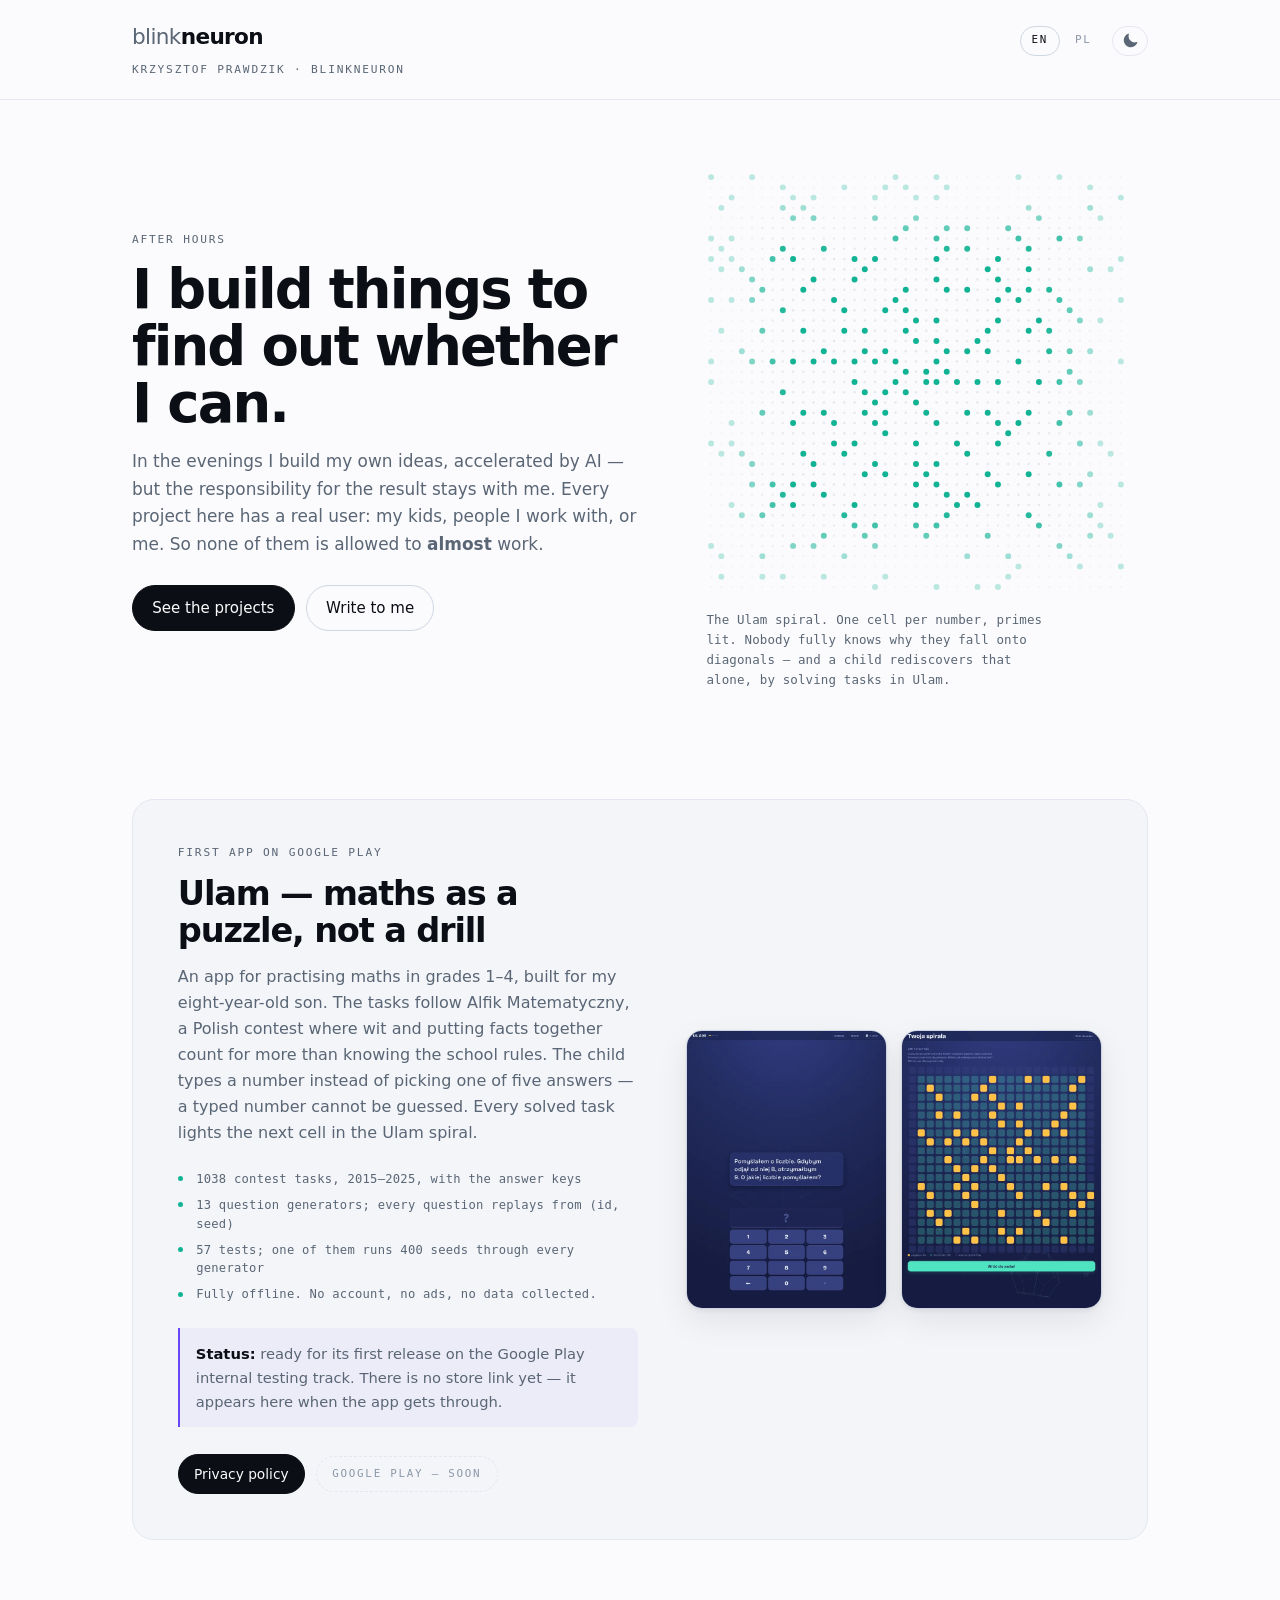
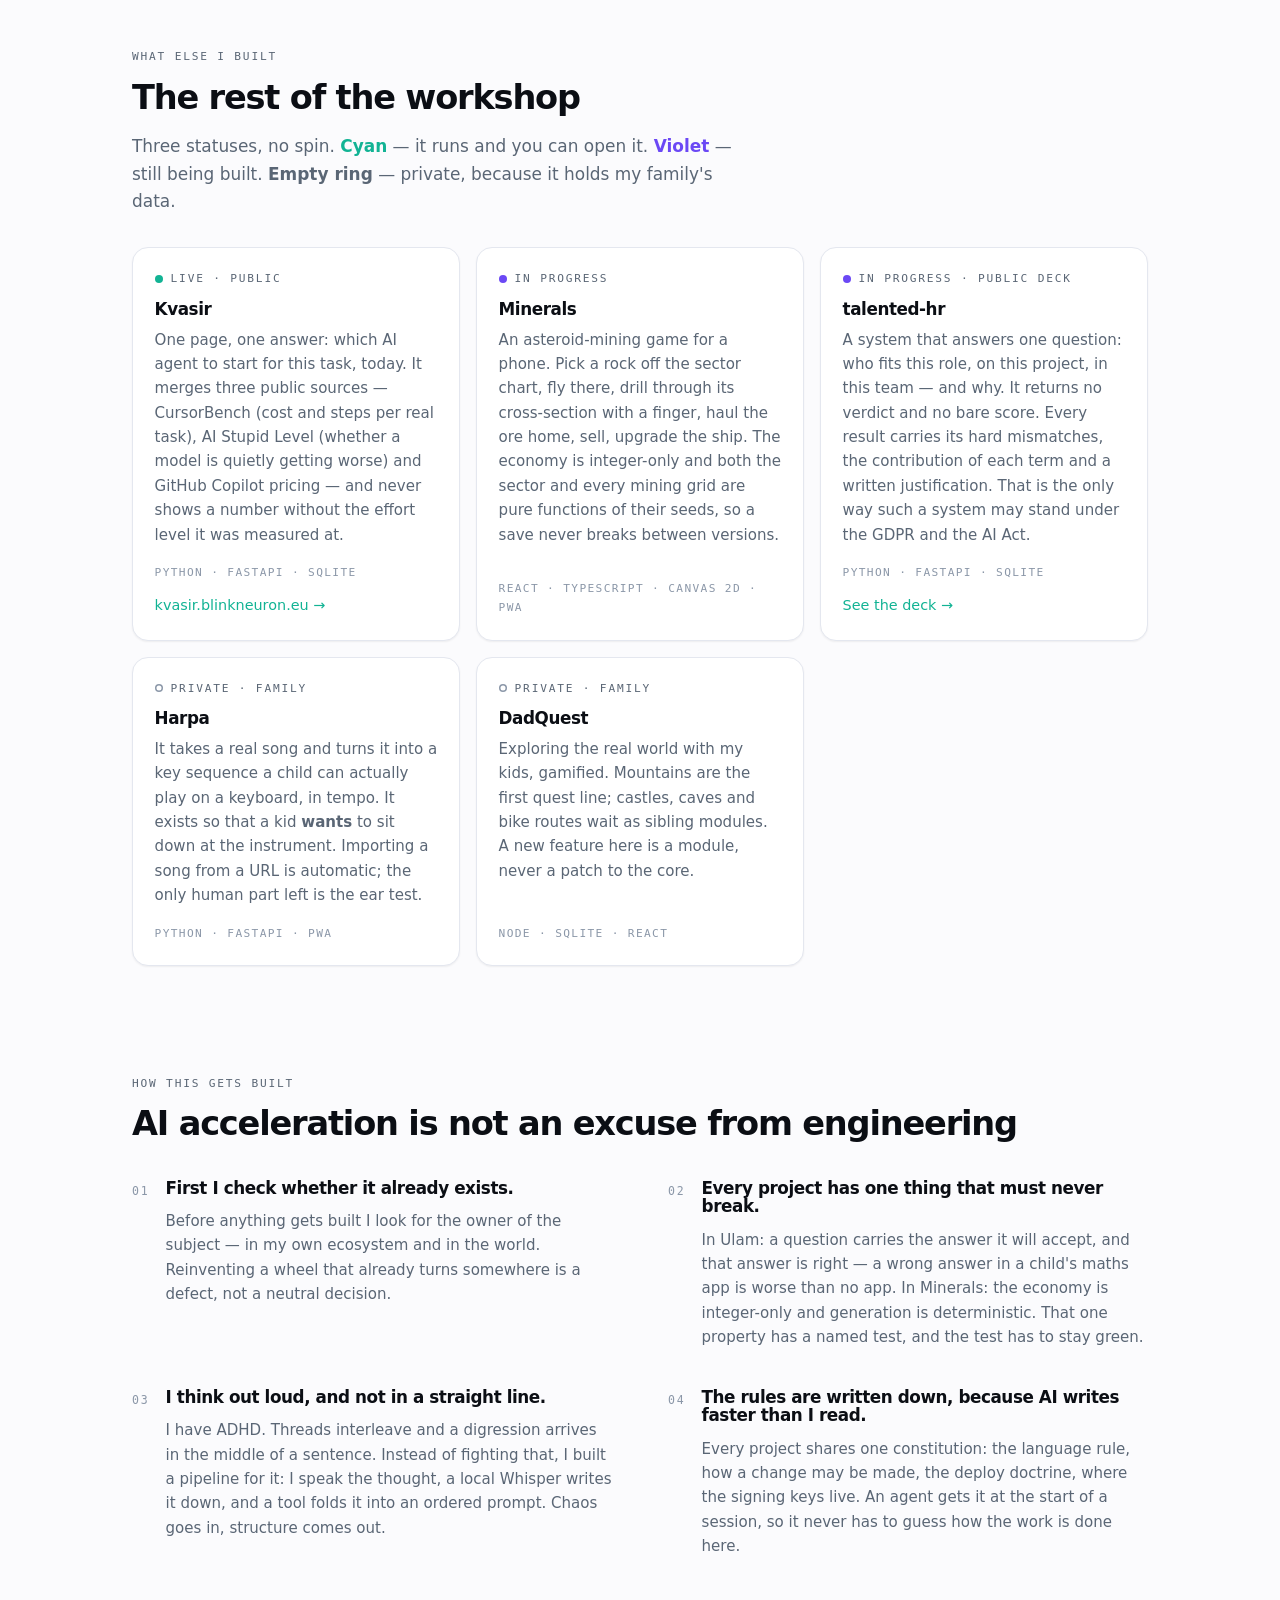
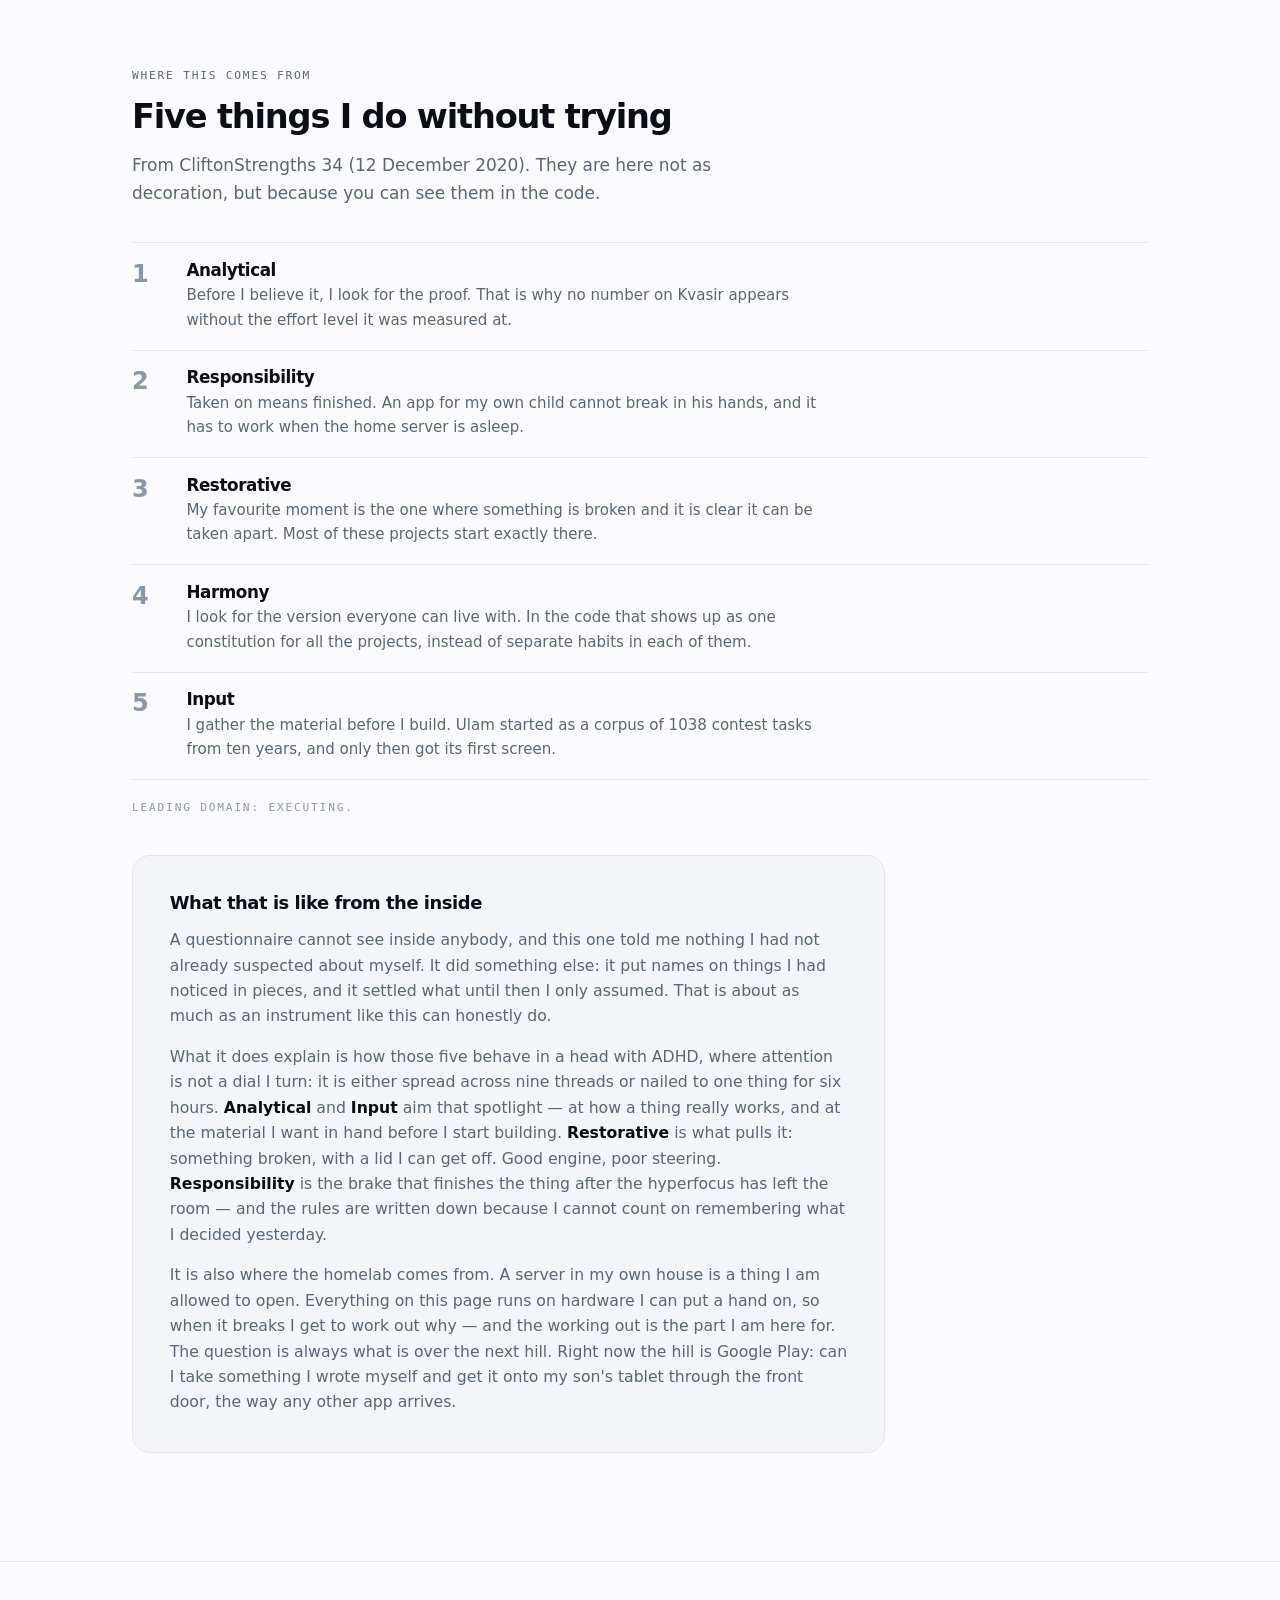
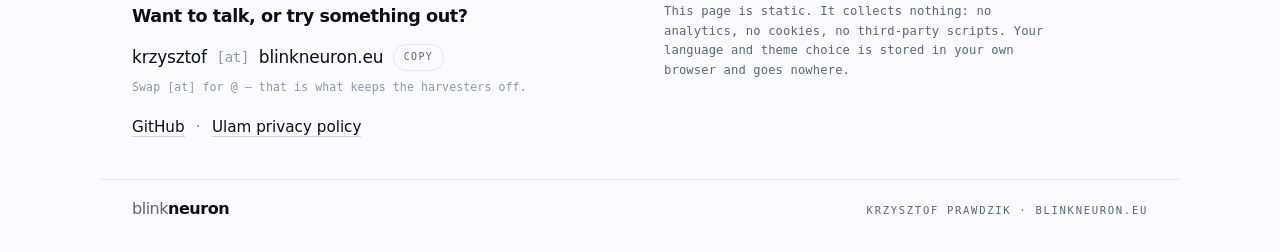
<file: index.html>
<!doctype html>
<html lang="en">
<head>
<meta charset="utf-8">
<meta name="viewport" content="width=device-width, initial-scale=1">
<!-- Applied before the first paint, so a stored theme never flashes the other one. -->
<script>try{var t=localStorage.getItem('bn.theme');if(t==='dark'||t==='light')document.documentElement.dataset.theme=t}catch(e){}</script>
<title>BlinkNeuron — Krzysztof Prawdzik</title>
<meta name="description" content="After-hours projects built with AI acceleration: Ulam (maths for children, heading for Google Play), Kvasir, Minerals, Harpa, DadQuest.">
<meta name="color-scheme" content="light dark">
<meta name="theme-color" content="#fbfbfd">
<link rel="canonical" href="https://blinkneuron.eu/">
<link rel="icon" href="/assets/icon-32.png" sizes="32x32">
<link rel="apple-touch-icon" href="/assets/icon-180.png">
<meta property="og:type" content="website">
<meta property="og:url" content="https://blinkneuron.eu/">
<meta property="og:title" content="BlinkNeuron — Krzysztof Prawdzik">
<meta property="og:description" content="I build things to find out whether I can. After-hours projects, accelerated by AI.">
<meta property="og:image" content="https://blinkneuron.eu/assets/og.png">
<meta name="twitter:card" content="summary_large_image">
<link rel="stylesheet" href="/assets/style.css">
</head>
<body>

<a class="skip" href="#main" data-pl="Przejdź do treści">Skip to content</a>

<header class="site-head">
  <div class="wrap head-row">
    <div>
      <a class="wordmark" href="/" aria-label="BlinkNeuron"><span>blink</span><b>neuron</b></a>
      <p class="byline mono">Krzysztof Prawdzik · BlinkNeuron</p>
    </div>

    <!-- Both controls need JavaScript, so they stay hidden until it runs. -->
    <div class="controls" hidden>
      <div class="lang" role="group" aria-label="Language">
        <button type="button" class="lang-btn mono" data-lang="en" aria-pressed="true">EN</button>
        <button type="button" class="lang-btn mono" data-lang="pl" aria-pressed="false">PL</button>
      </div>
      <button type="button" class="theme-btn" id="theme" aria-label="Switch theme">
        <svg class="i-moon" viewBox="0 0 24 24" width="17" height="17" aria-hidden="true">
          <path fill="currentColor" d="M20.7 14.2A8.6 8.6 0 0 1 9.8 3.3a.8.8 0 0 0-1.1-.9 9.9 9.9 0 1 0 12.9 12.9.8.8 0 0 0-.9-1.1Z"/>
        </svg>
        <svg class="i-sun" viewBox="0 0 24 24" width="17" height="17" aria-hidden="true">
          <circle cx="12" cy="12" r="4.2" fill="currentColor"/>
          <g stroke="currentColor" stroke-width="1.7" stroke-linecap="round">
            <path d="M12 2.6v2.2M12 19.2v2.2M2.6 12h2.2M19.2 12h2.2M5.4 5.4l1.6 1.6M17 17l1.6 1.6M18.6 5.4 17 7M7 17l-1.6 1.6"/>
          </g>
        </svg>
      </button>
    </div>
  </div>
</header>

<main id="main">

  <!-- ─────────────────────────────  HERO  ───────────────────────────── -->
  <section class="wrap hero">
    <div class="hero-copy">
      <p class="eyebrow" data-pl="Po godzinach">After hours</p>
      <h1 data-pl="Robię rzeczy, żeby sprawdzić, czy dam radę.">I build things to find out whether I can.</h1>
      <p class="lede" data-pl="Wieczorami buduję własne pomysły, z akceleracją AI — ale odpowiedzialność za wynik zostaje po mojej stronie. Każdy projekt tutaj ma prawdziwego użytkownika: moje dzieci, ludzi z pracy albo mnie. Dlatego żaden nie ma prawa <b>prawie</b> działać.">In the evenings I build my own ideas, accelerated by AI — but the responsibility for the result stays with me. Every project here has a real user: my kids, people I work with, or me. So none of them is allowed to <b>almost</b> work.</p>
      <p class="cta-row">
        <a class="btn" href="#projects" data-pl="Zobacz projekty">See the projects</a>
        <a class="btn ghost" href="#contact" data-pl="Napisz do mnie">Write to me</a>
      </p>
    </div>

    <figure class="hero-figure">
      <canvas id="spiral" width="420" height="420" role="img"
              aria-label="The Ulam spiral: primes lit on a grid, falling onto diagonal lines"
              data-pl-label="Spirala Ulama: liczby pierwsze zapalone na siatce, układające się w ukośne linie"></canvas>
      <figcaption class="mono" data-pl="Spirala Ulama. Jedno pole na liczbę, pierwsze zapalone. Nikt do końca nie wie, dlaczego układają się w ukośne linie — a dziecko odkrywa to samo, rozwiązując zadania w Ulamie.">The Ulam spiral. One cell per number, primes lit. Nobody fully knows why they fall onto diagonals — and a child rediscovers that alone, by solving tasks in Ulam.</figcaption>
    </figure>
  </section>

  <!-- ────────────────────────  FEATURED: ULAM  ──────────────────────── -->
  <section class="wrap">
    <article class="feature">
      <div class="feature-copy">
        <p class="eyebrow" data-pl="Pierwsza aplikacja w Google Play">First app on Google Play</p>
        <h2 data-pl="Ulam — matematyka jako zagadka, nie dryl">Ulam — maths as a puzzle, not a drill</h2>
        <p data-pl="Aplikacja do ćwiczenia matematyki w klasach 1–4, zbudowana dla mojego ośmioletniego syna. Zadania idą za konkursem Alfik Matematyczny: liczy się spryt i kojarzenie faktów, a nie znajomość szkolnych regułek. Dziecko wpisuje liczbę, zamiast wybierać jedną z pięciu odpowiedzi — wpisanej nie da się trafić przypadkiem. Każde rozwiązane zadanie zapala kolejne pole w spirali Ulama.">An app for practising maths in grades 1–4, built for my eight-year-old son. The tasks follow Alfik Matematyczny, a Polish contest where wit and putting facts together count for more than knowing the school rules. The child types a number instead of picking one of five answers — a typed number cannot be guessed. Every solved task lights the next cell in the Ulam spiral.</p>

        <ul class="facts mono">
          <li data-pl="1038 zadań konkursowych z lat 2015–2025, z kluczem odpowiedzi">1038 contest tasks, 2015–2025, with the answer keys</li>
          <li data-pl="13 generatorów zadań; każde odtwarza się z (id, seed)">13 question generators; every question replays from (id, seed)</li>
          <li data-pl="57 testów; jeden przepuszcza 400 ziaren przez każdy generator">57 tests; one of them runs 400 seeds through every generator</li>
          <li data-pl="W całości offline. Bez konta, bez reklam, bez zbierania danych.">Fully offline. No account, no ads, no data collected.</li>
        </ul>

        <p class="status-note" data-pl="<b>Status:</b> gotowa do pierwszego wydania na torze testów wewnętrznych Google Play. Linku do sklepu jeszcze nie ma — pojawi się tutaj, kiedy aplikacja przejdzie."><b>Status:</b> ready for its first release on the Google Play internal testing track. There is no store link yet — it appears here when the app gets through.</p>

        <p class="cta-row">
          <a class="btn small" href="/ulam/privacy/" data-pl="Polityka prywatności">Privacy policy</a>
          <span class="btn small disabled mono" aria-disabled="true" data-pl="Google Play — wkrótce">Google Play — soon</span>
        </p>
      </div>

      <div class="shots" aria-hidden="true">
        <img class="shot" src="/assets/img/ulam-question.webp" width="640" height="889" alt="" loading="lazy" decoding="async">
        <img class="shot" src="/assets/img/ulam-spiral.webp" width="640" height="889" alt="" loading="lazy" decoding="async">
      </div>
    </article>
  </section>

  <!-- ─────────────────────────  PROJECT GRID  ───────────────────────── -->
  <section class="wrap" id="projects">
    <p class="eyebrow" data-pl="Co jeszcze zbudowałem">What else I built</p>
    <h2 data-pl="Reszta warsztatu">The rest of the workshop</h2>
    <p class="lede narrow" data-pl="Trzy statusy, bez ściemy. <b class='c-cyan'>Cyjan</b> — działa i możesz wejść. <b class='c-violet'>Fiolet</b> — jeszcze w budowie. <b>Puste kółko</b> — prywatne, bo trzyma dane mojej rodziny.">Three statuses, no spin. <b class="c-cyan">Cyan</b> — it runs and you can open it. <b class="c-violet">Violet</b> — still being built. <b>Empty ring</b> — private, because it holds my family's data.</p>

    <!-- To add a project: copy one <article class="card"> block and change it.
         status = live | wip | private. Keep the data-pl attribute on every text node. -->
    <div class="cards">

      <article class="card">
        <p class="status live mono"><i class="dot"></i><span data-pl="Działa · publicznie">Live · public</span></p>
        <h3>Kvasir</h3>
        <p data-pl="Jedna strona, jedna odpowiedź: którego agenta AI uruchomić do tego zadania, dzisiaj. Łączy trzy publiczne źródła — CursorBench (koszt i kroki na zadanie), AI Stupid Level (czy model po cichu głupieje) i cennik GitHub Copilota — i nigdy nie pokazuje liczby bez poziomu wysiłku, przy którym ją zmierzono.">One page, one answer: which AI agent to start for this task, today. It merges three public sources — CursorBench (cost and steps per real task), AI Stupid Level (whether a model is quietly getting worse) and GitHub Copilot pricing — and never shows a number without the effort level it was measured at.</p>
        <p class="chips mono">Python · FastAPI · SQLite</p>
        <p class="card-link"><a href="https://kvasir.blinkneuron.eu" rel="noopener">kvasir.blinkneuron.eu →</a></p>
      </article>

      <article class="card">
        <p class="status wip mono"><i class="dot"></i><span data-pl="W budowie">In progress</span></p>
        <h3>Minerals</h3>
        <p data-pl="Gra o wydobyciu asteroid na telefon. Wybierasz skałę z mapy sektora, lecisz, przewiercasz się palcem przez przekrój, wracasz z urobkiem, sprzedajesz, ulepszasz statek. Ekonomia jest w całości na liczbach całkowitych, a sektor i każda siatka górnicza to czyste funkcje ziarna — dzięki temu zapis gry nie psuje się między wersjami.">An asteroid-mining game for a phone. Pick a rock off the sector chart, fly there, drill through its cross-section with a finger, haul the ore home, sell, upgrade the ship. The economy is integer-only and both the sector and every mining grid are pure functions of their seeds, so a save never breaks between versions.</p>
        <p class="chips mono">React · TypeScript · Canvas 2D · PWA</p>
      </article>

      <article class="card">
        <p class="status wip mono"><i class="dot"></i><span data-pl="W budowie · deck publiczny">In progress · public deck</span></p>
        <h3>talented-hr</h3>
        <p data-pl="System, który odpowiada na jedno pytanie: kto pasuje do tej roli, w tym projekcie, w tym zespole — i dlaczego. Nie zwraca werdyktu ani gołej liczby. Każdy wynik niesie swoje twarde niedopasowania, wkład każdego składnika i pisemne uzasadnienie. Tylko tak taki system wolno postawić pod RODO i AI Act.">A system that answers one question: who fits this role, on this project, in this team — and why. It returns no verdict and no bare score. Every result carries its hard mismatches, the contribution of each term and a written justification. That is the only way such a system may stand under the GDPR and the AI Act.</p>
        <p class="chips mono">Python · FastAPI · SQLite</p>
        <p class="card-link"><a href="https://decks.blinkneuron.eu" rel="noopener" data-pl="Zobacz deck →">See the deck →</a></p>
      </article>

      <article class="card">
        <p class="status private mono"><i class="dot"></i><span data-pl="Prywatne · rodzinne">Private · family</span></p>
        <h3>Harpa</h3>
        <p data-pl="Bierze prawdziwą piosenkę i zamienia ją w sekwencję klawiszy, którą dziecko naprawdę zagra na keyboardzie, w tempie. Powstała po to, żeby dziecko <b>chciało</b> usiąść do instrumentu. Import utworu z linku jest automatyczny; jedyne, co zostaje po człowieku, to test uchem.">It takes a real song and turns it into a key sequence a child can actually play on a keyboard, in tempo. It exists so that a kid <b>wants</b> to sit down at the instrument. Importing a song from a URL is automatic; the only human part left is the ear test.</p>
        <p class="chips mono">Python · FastAPI · PWA</p>
      </article>

      <article class="card">
        <p class="status private mono"><i class="dot"></i><span data-pl="Prywatne · rodzinne">Private · family</span></p>
        <h3>DadQuest</h3>
        <p data-pl="Wspólne odkrywanie świata z dziećmi, w formie questów. Pierwsza linia to zdobyte szczyty; zamki, jaskinie i trasy rowerowe czekają jako kolejne moduły. Nowa funkcja jest tu modułem, nigdy łatką w rdzeniu.">Exploring the real world with my kids, gamified. Mountains are the first quest line; castles, caves and bike routes wait as sibling modules. A new feature here is a module, never a patch to the core.</p>
        <p class="chips mono">Node · SQLite · React</p>
      </article>

    </div>
  </section>

  <!-- ───────────────────────────  METHOD  ───────────────────────────── -->
  <section class="wrap">
    <p class="eyebrow" data-pl="Jak to powstaje">How this gets built</p>
    <h2 data-pl="Akceleracja AI to nie wymówka od inżynierii">AI acceleration is not an excuse from engineering</h2>

    <ol class="method">
      <li>
        <span class="num mono">01</span>
        <h3 data-pl="Najpierw sprawdzam, czy to już istnieje.">First I check whether it already exists.</h3>
        <p data-pl="Zanim cokolwiek powstanie, szukam właściciela tematu — w swoim ekosystemie i w świecie. Wynalezienie koła, które gdzieś już się kręci, to błąd, a nie neutralna decyzja.">Before anything gets built I look for the owner of the subject — in my own ecosystem and in the world. Reinventing a wheel that already turns somewhere is a defect, not a neutral decision.</p>
      </li>
      <li>
        <span class="num mono">02</span>
        <h3 data-pl="Każdy projekt ma jedną rzecz, która nie może się zepsuć.">Every project has one thing that must never break.</h3>
        <p data-pl="W Ulamie: pytanie niesie odpowiedź, którą przyjmie, i ta odpowiedź jest poprawna — zła odpowiedź w apce do matematyki jest gorsza niż brak apki. W Minerals: ekonomia jest całkowitoliczbowa, a generowanie deterministyczne. Ta jedna własność ma nazwany test i ten test musi być zielony.">In Ulam: a question carries the answer it will accept, and that answer is right — a wrong answer in a child's maths app is worse than no app. In Minerals: the economy is integer-only and generation is deterministic. That one property has a named test, and the test has to stay green.</p>
      </li>
      <li>
        <span class="num mono">03</span>
        <h3 data-pl="Myślę głośno i nie po kolei.">I think out loud, and not in a straight line.</h3>
        <p data-pl="Mam ADHD. Wątki się przeplatają, a dygresja przychodzi w środku zdania. Zamiast z tym walczyć, zbudowałem sobie pipeline: mówię myśl, lokalny Whisper ją zapisuje, a narzędzie składa z niej uporządkowany prompt. Na wejściu chaos, na wyjściu struktura.">I have ADHD. Threads interleave and a digression arrives in the middle of a sentence. Instead of fighting that, I built a pipeline for it: I speak the thought, a local Whisper writes it down, and a tool folds it into an ordered prompt. Chaos goes in, structure comes out.</p>
      </li>
      <li>
        <span class="num mono">04</span>
        <h3 data-pl="Reguły są spisane, bo AI pisze szybciej, niż ja czytam.">The rules are written down, because AI writes faster than I read.</h3>
        <p data-pl="Wszystkie projekty dzielą jedną konstytucję: zasada języka, jak wolno wprowadzać zmianę, doktryna wdrożenia, gdzie mieszkają klucze do podpisu. Agent dostaje ją na starcie sesji, więc nie musi zgadywać, jak się tu pracuje.">Every project shares one constitution: the language rule, how a change may be made, the deploy doctrine, where the signing keys live. An agent gets it at the start of a session, so it never has to guess how the work is done here.</p>
      </li>
    </ol>
  </section>

  <!-- ──────────────────────────  STRENGTHS  ─────────────────────────── -->
  <section class="wrap">
    <p class="eyebrow" data-pl="Skąd to się bierze">Where this comes from</p>
    <h2 data-pl="Pięć rzeczy, które robię bez wysiłku">Five things I do without trying</h2>
    <p class="lede narrow" data-pl="Z testu CliftonStrengths 34 (12 grudnia 2020). Są tu nie dla ozdoby, tylko dlatego, że widać je w kodzie.">From CliftonStrengths 34 (12 December 2020). They are here not as decoration, but because you can see them in the code.</p>

    <ol class="strengths">
      <li>
        <span class="rank">1</span>
        <div>
          <h3 data-pl="Analityk">Analytical</h3>
          <p data-pl="Zanim uwierzę, szukam dowodu. Dlatego żadna liczba na Kvasirze nie pojawia się bez poziomu wysiłku, przy którym ją zmierzono.">Before I believe it, I look for the proof. That is why no number on Kvasir appears without the effort level it was measured at.</p>
        </div>
      </li>
      <li>
        <span class="rank">2</span>
        <div>
          <h3 data-pl="Odpowiedzialność">Responsibility</h3>
          <p data-pl="Wzięte znaczy skończone. Aplikacja dla własnego dziecka nie może zepsuć mu się w rękach i musi działać, kiedy domowy serwer śpi.">Taken on means finished. An app for my own child cannot break in his hands, and it has to work when the home server is asleep.</p>
        </div>
      </li>
      <li>
        <span class="rank">3</span>
        <div>
          <h3 data-pl="Naprawianie">Restorative</h3>
          <p data-pl="Najbardziej lubię moment, w którym coś jest zepsute i widać, że da się to rozłożyć. Większość tych projektów zaczyna się dokładnie tam.">My favourite moment is the one where something is broken and it is clear it can be taken apart. Most of these projects start exactly there.</p>
        </div>
      </li>
      <li>
        <span class="rank">4</span>
        <div>
          <h3 data-pl="Zgodność">Harmony</h3>
          <p data-pl="Szukam wersji, na którą wszyscy mogą przystać. W kodzie wychodzi to jako jedna konstytucja dla wszystkich projektów zamiast osobnych zwyczajów w każdym.">I look for the version everyone can live with. In the code that shows up as one constitution for all the projects, instead of separate habits in each of them.</p>
        </div>
      </li>
      <li>
        <span class="rank">5</span>
        <div>
          <h3 data-pl="Zbieranie">Input</h3>
          <p data-pl="Zbieram materiał, zanim zbuduję. Ulam zaczął się od korpusu 1038 zadań konkursowych z dziesięciu lat, a dopiero potem dostał pierwszy ekran.">I gather the material before I build. Ulam started as a corpus of 1038 contest tasks from ten years, and only then got its first screen.</p>
        </div>
      </li>
    </ol>
    <p class="footnote mono" data-pl="Domena wiodąca: Wykonywanie (Executing).">Leading domain: Executing.</p>

    <div class="epilogue">
      <h3 data-pl="Jak to wygląda od środka">What that is like from the inside</h3>

      <p data-pl="Kwestionariusz nikomu nie zagląda do środka i ten nie powiedział mi niczego, czego bym o sobie nie przeczuwał. Zrobił co innego: nazwał rzeczy, które widziałem u siebie po kawałku, i ugruntował mnie w tym, co mi się tylko wydawało. Tyle mniej więcej taki test uczciwie potrafi.">A questionnaire cannot see inside anybody, and this one told me nothing I had not already suspected about myself. It did something else: it put names on things I had noticed in pieces, and it settled what until then I only assumed. That is about as much as an instrument like this can honestly do.</p>

      <p data-pl="Wyjaśnia za to, jak te pięć rzeczy zachowuje się w głowie z ADHD, gdzie uwagi nie ma na pokrętle: albo rozjeżdża się na dziewięć wątków, albo wbija się w jedno na sześć godzin. <b>Analityk</b> i <b>Zbieranie</b> ustawiają ten reflektor — na to, jak coś naprawdę działa, i na materiał, który chcę mieć pod ręką, zanim zacznę budować. <b>Naprawianie</b> jest tym, co go przyciąga: coś zepsutego, z pokrywą, którą da się zdjąć. Dobry silnik, kiepska kierownica. <b>Odpowiedzialność</b> to hamulec, który dowozi rzecz do końca, kiedy hiperfokus już sobie poszedł — a reguły są spisane, bo nie mogę liczyć na to, że pamiętam, co zdecydowałem wczoraj.">What it does explain is how those five behave in a head with ADHD, where attention is not a dial I turn: it is either spread across nine threads or nailed to one thing for six hours. <b>Analytical</b> and <b>Input</b> aim that spotlight — at how a thing really works, and at the material I want in hand before I start building. <b>Restorative</b> is what pulls it: something broken, with a lid I can get off. Good engine, poor steering. <b>Responsibility</b> is the brake that finishes the thing after the hyperfocus has left the room — and the rules are written down because I cannot count on remembering what I decided yesterday.</p>

      <p data-pl="Stąd bierze się też homelab. Serwer we własnym domu to rzecz, którą wolno mi otworzyć. Wszystko z tej strony chodzi na sprzęcie, którego mogę dotknąć, więc kiedy coś się psuje, mam okazję dojść dlaczego — i to dochodzenie jest tym, po co tu jestem. Pytanie zawsze brzmi, co jest za następną górką. Teraz tą górką jest Google Play: czy potrafię wziąć coś, co sam napisałem, i wprowadzić to na tablet syna frontowymi drzwiami, tak jak trafia tam każda inna aplikacja.">It is also where the homelab comes from. A server in my own house is a thing I am allowed to open. Everything on this page runs on hardware I can put a hand on, so when it breaks I get to work out why — and the working out is the part I am here for. The question is always what is over the next hill. Right now the hill is Google Play: can I take something I wrote myself and get it onto my son's tablet through the front door, the way any other app arrives.</p>
    </div>
  </section>

</main>

<footer class="site-foot" id="contact">
  <div class="wrap foot-row">
    <div>
      <p class="foot-lead" data-pl="Chcesz pogadać albo coś sprawdzić?">Want to talk, or try something out?</p>

      <!-- Written out rather than linked, so a harvester has to work for it. -->
      <p class="address">krzysztof <span class="at">[at]</span> blinkneuron.eu<button
        type="button" class="copy mono" data-pl="Kopiuj" hidden>Copy</button></p>
      <p class="address-hint mono" data-pl="Zamień [małpa] na @ — dzięki temu roboty tego nie zbierają.">Swap [at] for @ — that is what keeps the harvesters off.</p>

      <p class="foot-links">
        <a href="https://github.com/morphem" rel="noopener">GitHub</a>
        <span class="sep">·</span>
        <a href="/ulam/privacy/" data-pl="Polityka prywatności Ulama">Ulam privacy policy</a>
      </p>
    </div>
    <p class="foot-note mono" data-pl="Ta strona jest statyczna. Nie zbiera niczego: bez analityki, bez cookies, bez skryptów z zewnątrz. Wybór języka i motywu zapisuje się w Twojej przeglądarce i nigdzie stąd nie wychodzi.">This page is static. It collects nothing: no analytics, no cookies, no third-party scripts. Your language and theme choice is stored in your own browser and goes nowhere.</p>
  </div>
  <div class="wrap foot-mark">
    <span class="wordmark small"><span>blink</span><b>neuron</b></span>
    <span class="mono">Krzysztof Prawdzik · blinkneuron.eu</span>
  </div>
</footer>

<script src="/assets/app.js" defer></script>
</body>
</html>
</file>
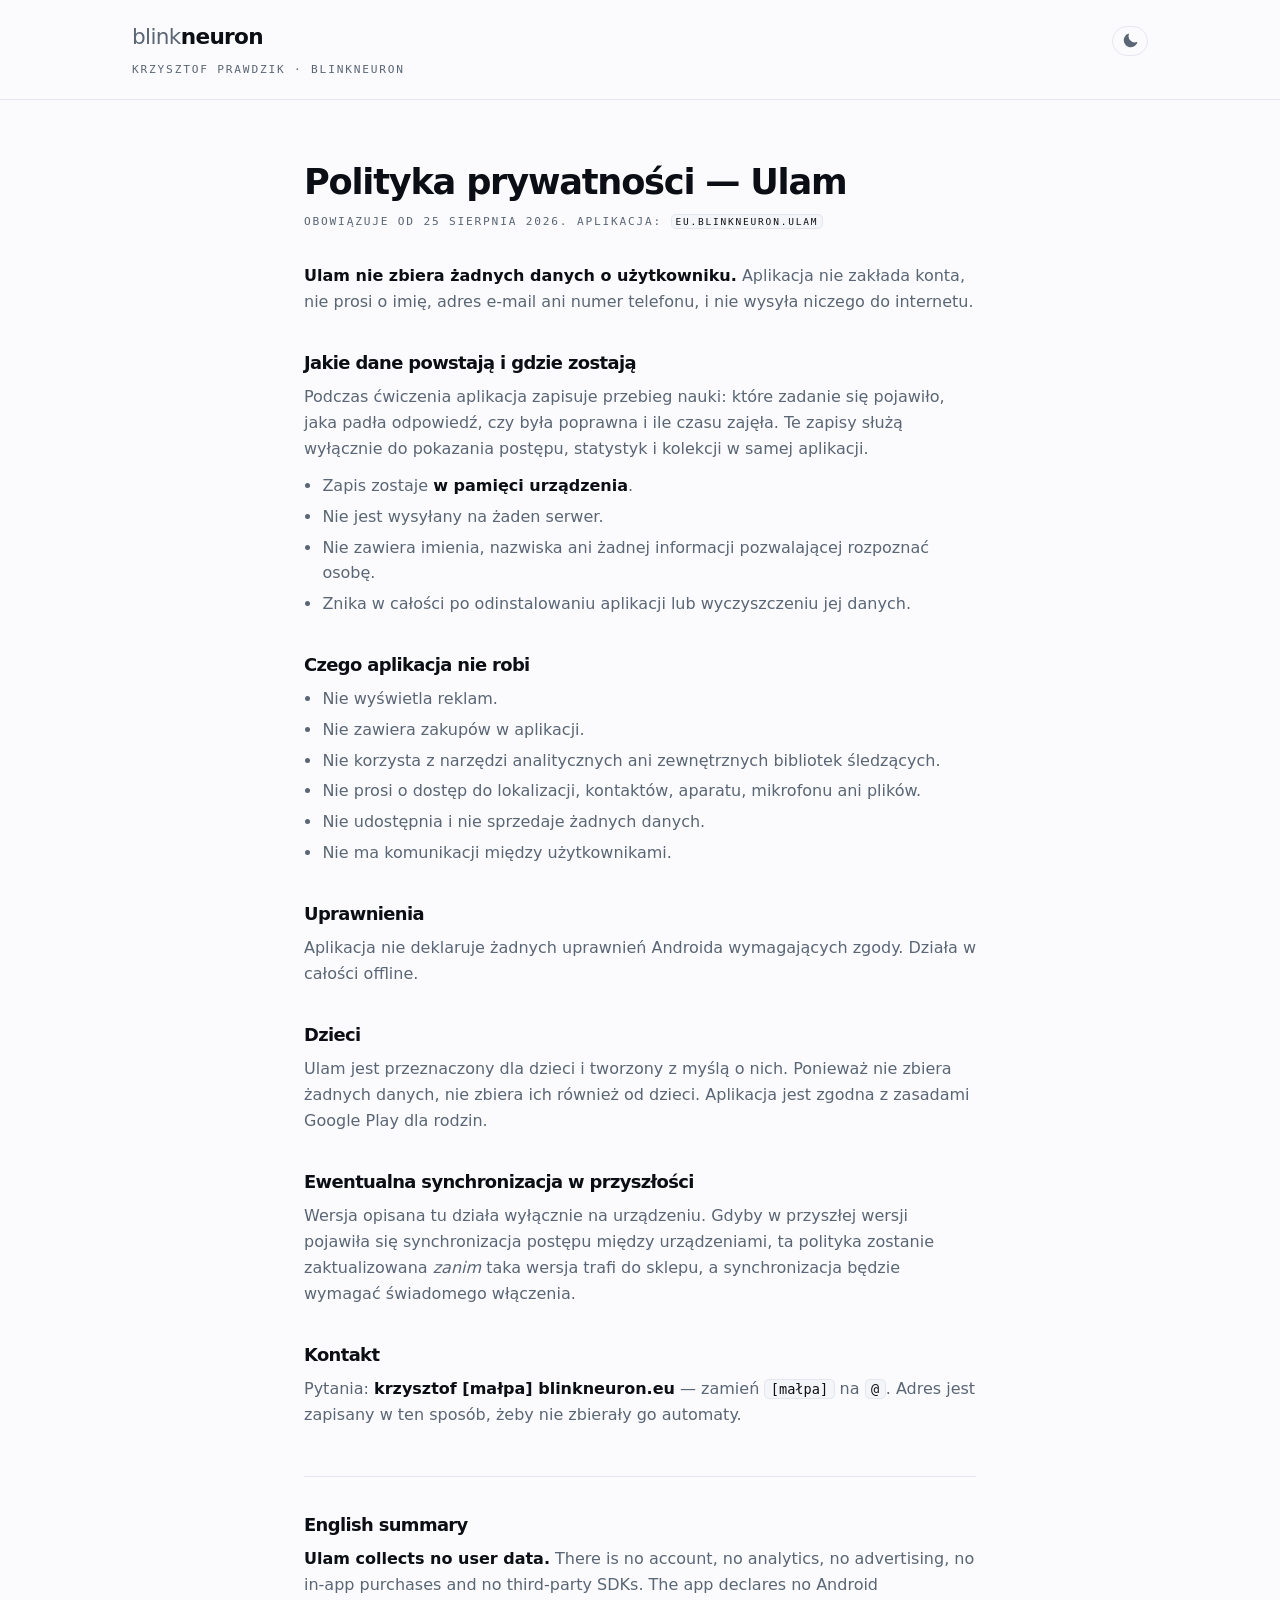
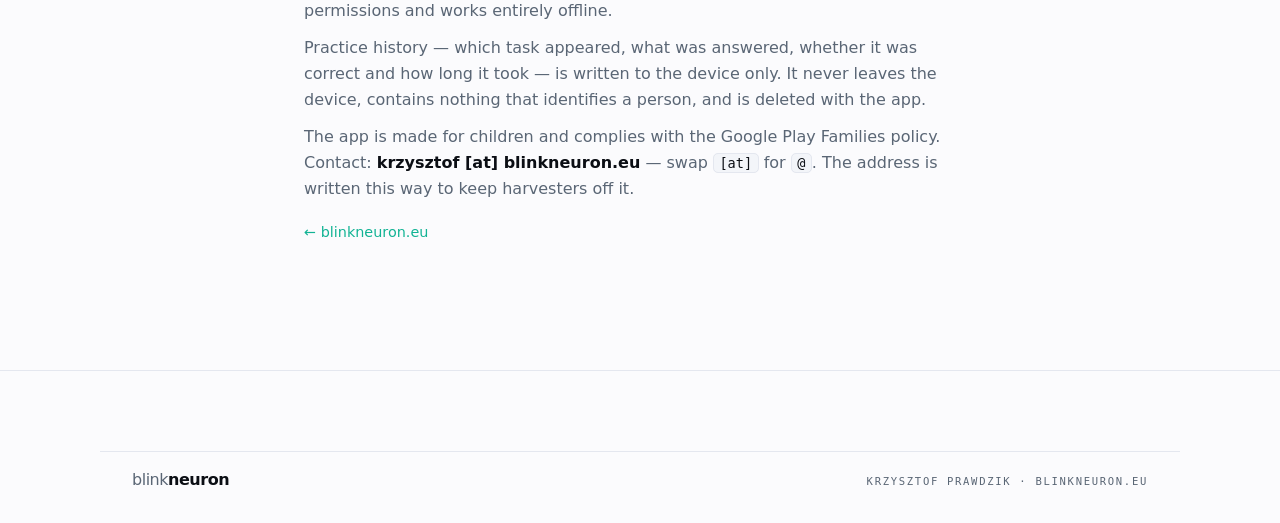
<file: ulam/privacy/index.html>
<!doctype html>
<html lang="pl">
<head>
<meta charset="utf-8">
<meta name="viewport" content="width=device-width, initial-scale=1">
<!-- Applied before the first paint, so a stored theme never flashes the other one. -->
<script>try{var t=localStorage.getItem('bn.theme');if(t==='dark'||t==='light')document.documentElement.dataset.theme=t}catch(e){}</script>
<title>Ulam — polityka prywatności · BlinkNeuron</title>
<meta name="description" content="Polityka prywatności aplikacji Ulam (eu.blinkneuron.ulam). Aplikacja nie zbiera żadnych danych o użytkowniku.">
<meta name="color-scheme" content="light dark">
<meta name="theme-color" content="#fbfbfd">
<link rel="canonical" href="https://blinkneuron.eu/ulam/privacy/">
<link rel="icon" href="/assets/icon-32.png" sizes="32x32">
<link rel="apple-touch-icon" href="/assets/icon-180.png">
<link rel="stylesheet" href="/assets/style.css">
</head>
<body>

<header class="site-head">
  <div class="wrap head-row">
    <div>
      <a class="wordmark" href="/" aria-label="BlinkNeuron"><span>blink</span><b>neuron</b></a>
      <p class="byline mono">Krzysztof Prawdzik · BlinkNeuron</p>
    </div>
    <div class="controls" hidden>
      <button type="button" class="theme-btn" id="theme" aria-label="Switch theme">
        <svg class="i-moon" viewBox="0 0 24 24" width="17" height="17" aria-hidden="true">
          <path fill="currentColor" d="M20.7 14.2A8.6 8.6 0 0 1 9.8 3.3a.8.8 0 0 0-1.1-.9 9.9 9.9 0 1 0 12.9 12.9.8.8 0 0 0-.9-1.1Z"/>
        </svg>
        <svg class="i-sun" viewBox="0 0 24 24" width="17" height="17" aria-hidden="true">
          <circle cx="12" cy="12" r="4.2" fill="currentColor"/>
          <g stroke="currentColor" stroke-width="1.7" stroke-linecap="round">
            <path d="M12 2.6v2.2M12 19.2v2.2M2.6 12h2.2M19.2 12h2.2M5.4 5.4l1.6 1.6M17 17l1.6 1.6M18.6 5.4 17 7M7 17l-1.6 1.6"/>
          </g>
        </svg>
      </button>
    </div>
  </div>
</header>

<main class="wrap doc">

<h1>Polityka prywatności — Ulam</h1>
<p class="sub mono">Obowiązuje od 25 sierpnia 2026. Aplikacja: <code>eu.blinkneuron.ulam</code></p>

<p><strong>Ulam nie zbiera żadnych danych o użytkowniku.</strong> Aplikacja nie zakłada konta,
nie prosi o imię, adres e-mail ani numer telefonu, i nie wysyła niczego do internetu.</p>

<h2>Jakie dane powstają i gdzie zostają</h2>
<p>Podczas ćwiczenia aplikacja zapisuje przebieg nauki: które zadanie się pojawiło, jaka padła
odpowiedź, czy była poprawna i ile czasu zajęła. Te zapisy służą wyłącznie do pokazania postępu,
statystyk i kolekcji w samej aplikacji.</p>
<ul>
  <li>Zapis zostaje <strong>w pamięci urządzenia</strong>.</li>
  <li>Nie jest wysyłany na żaden serwer.</li>
  <li>Nie zawiera imienia, nazwiska ani żadnej informacji pozwalającej rozpoznać osobę.</li>
  <li>Znika w całości po odinstalowaniu aplikacji lub wyczyszczeniu jej danych.</li>
</ul>

<h2>Czego aplikacja nie robi</h2>
<ul>
  <li>Nie wyświetla reklam.</li>
  <li>Nie zawiera zakupów w aplikacji.</li>
  <li>Nie korzysta z narzędzi analitycznych ani zewnętrznych bibliotek śledzących.</li>
  <li>Nie prosi o dostęp do lokalizacji, kontaktów, aparatu, mikrofonu ani plików.</li>
  <li>Nie udostępnia i nie sprzedaje żadnych danych.</li>
  <li>Nie ma komunikacji między użytkownikami.</li>
</ul>

<h2>Uprawnienia</h2>
<p>Aplikacja nie deklaruje żadnych uprawnień Androida wymagających zgody. Działa w całości offline.</p>

<h2>Dzieci</h2>
<p>Ulam jest przeznaczony dla dzieci i tworzony z myślą o nich. Ponieważ nie zbiera żadnych danych,
nie zbiera ich również od dzieci. Aplikacja jest zgodna z zasadami Google Play dla rodzin.</p>

<h2>Ewentualna synchronizacja w przyszłości</h2>
<p>Wersja opisana tu działa wyłącznie na urządzeniu. Gdyby w przyszłej wersji pojawiła się
synchronizacja postępu między urządzeniami, ta polityka zostanie zaktualizowana <em>zanim</em>
taka wersja trafi do sklepu, a synchronizacja będzie wymagać świadomego włączenia.</p>

<h2>Kontakt</h2>
<p>Pytania: <strong>krzysztof <span class="at">[małpa]</span> blinkneuron.eu</strong>
 — zamień <code>[małpa]</code> na <code>@</code>. Adres jest zapisany w ten sposób, żeby nie
zbierały go automaty.</p>

<hr>

<h2 id="en">English summary</h2>
<p><strong>Ulam collects no user data.</strong> There is no account, no analytics, no advertising,
no in-app purchases and no third-party SDKs. The app declares no Android permissions and works
entirely offline.</p>
<p>Practice history — which task appeared, what was answered, whether it was correct and how long it
took — is written to the device only. It never leaves the device, contains nothing that identifies a
person, and is deleted with the app.</p>
<p>The app is made for children and complies with the Google Play Families policy. Contact:
<strong>krzysztof <span class="at">[at]</span> blinkneuron.eu</strong> — swap <code>[at]</code> for
<code>@</code>. The address is written this way to keep harvesters off it.</p>

<p><a class="back" href="/">← blinkneuron.eu</a></p>

</main>

<footer class="site-foot">
  <div class="wrap foot-mark">
    <span class="wordmark small"><span>blink</span><b>neuron</b></span>
    <span class="mono">Krzysztof Prawdzik · blinkneuron.eu</span>
  </div>
</footer>

<script src="/assets/app.js" defer></script>
</body>
</html>
</file>
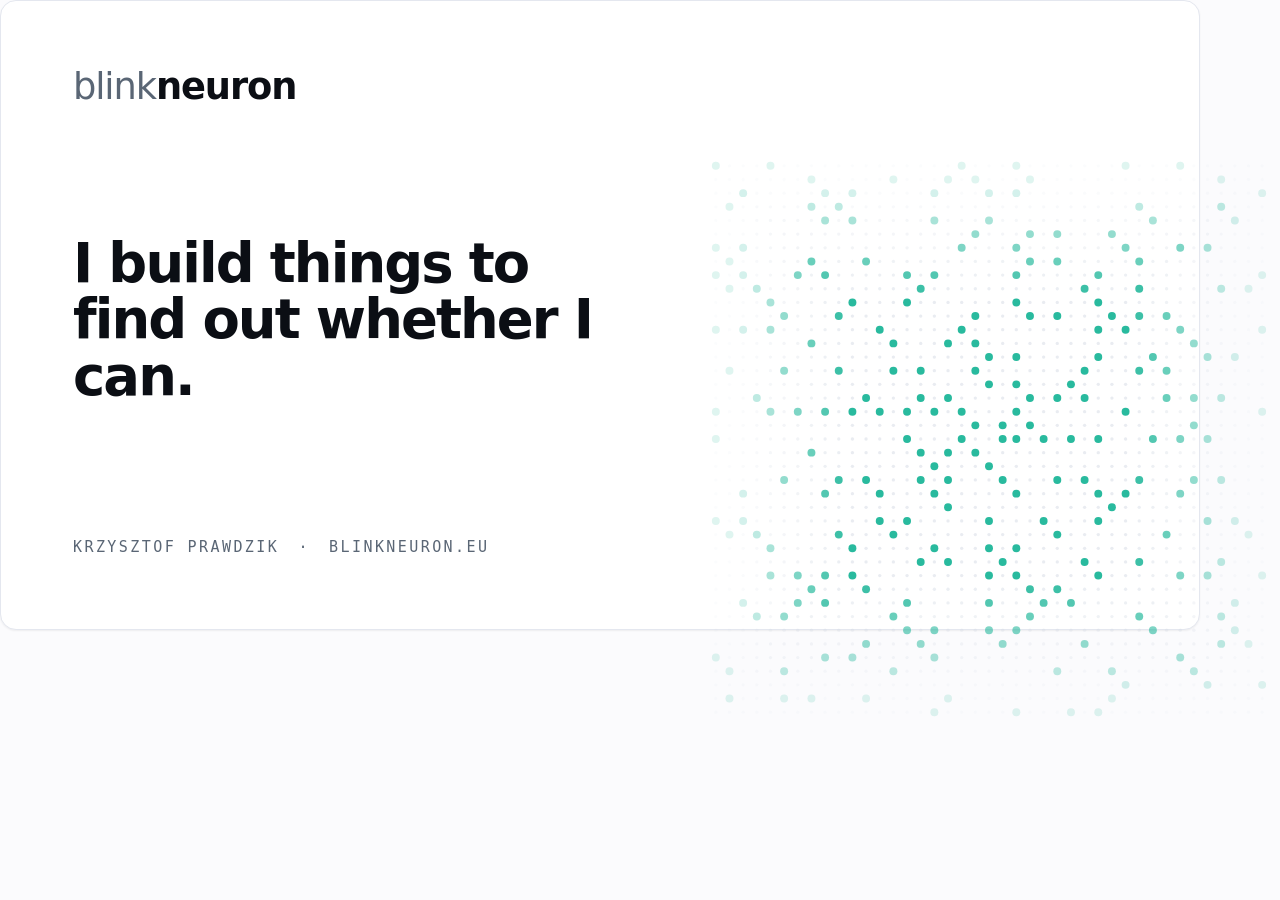
<file: tools/og.html>
<!doctype html>
<meta charset="utf-8">
<link rel="stylesheet" href="../assets/style.css">
<style>
  body { margin: 0; width: 1200px; height: 630px; overflow: hidden; }
  .card { position: relative; width: 1200px; height: 630px; padding: 68px 72px;
          display: flex; flex-direction: column; justify-content: space-between; }
  .card .wordmark { font-size: 2.3rem; }
  h1 { font-size: 3.4rem; max-width: 15ch; }
  .foot { display: flex; gap: 1.2rem; align-items: baseline; }
  #og-spiral { position: absolute; right: -70px; bottom: -90px; width: 560px; height: 560px; opacity: .9; }
</style>
<div class="card">
  <canvas id="og-spiral" width="560" height="560"></canvas>
  <span class="wordmark"><span>blink</span><b>neuron</b></span>
  <h1>I build things to find out whether I can.</h1>
  <p class="foot mono"><span>Krzysztof Prawdzik</span><span>·</span><span>blinkneuron.eu</span></p>
</div>
<script>
  const c = document.getElementById('og-spiral'), x2 = c.getContext('2d');
  const SIZE = 41, HALF = 20;
  const prime = n => { if (n < 2) return false; if (n % 2 === 0) return n === 2;
    for (let i = 3; i * i <= n; i += 2) if (n % i === 0) return false; return true; };
  const dirs = [[1,0],[0,-1],[-1,0],[0,1]];
  let x = 0, y = 0, n = 1, leg = 1, d = 0; const cells = [[1,0,0]];
  while (n < SIZE * SIZE) {
    for (let t = 0; t < 2 && n < SIZE * SIZE; t++) {
      for (let s = 0; s < leg && n < SIZE * SIZE; s++) { x += dirs[d][0]; y += dirs[d][1]; n++; cells.push([n,x,y]); }
      d = (d + 1) % 4;
    }
    leg++;
  }
  const st = getComputedStyle(document.documentElement);
  const step = 560 / SIZE;
  for (const [v, cx, cy] of cells) {
    const reach = Math.max(Math.abs(cx), Math.abs(cy)) / HALF;
    const a = reach < 0.5 ? 1 : Math.max(0.15, 1 - (reach - 0.5) / 0.5);
    const lit = prime(v);
    x2.globalAlpha = lit ? a : a * 0.5;
    x2.fillStyle = lit ? st.getPropertyValue('--cyan').trim() : st.getPropertyValue('--edge-2').trim();
    x2.beginPath();
    x2.arc(280 + cx * step, 280 + cy * step, step * (lit ? 0.29 : 0.12), 0, Math.PI * 2);
    x2.fill();
  }
</script>
</file>
<file: assets/style.css>
/*
  BlinkNeuron landing — house style.

  The identity is the wordmark and the tension between two type voices: very tight
  display tracking against very loose mono tracking. There is no symbol, on purpose.
  Rules and palette: xreal/brand-blinkneuron.md.

  This page is the light face of the brand. The siblings on this zone (Kvasir, the
  deck) are dark; the accents darken here exactly as the brand book prescribes.
  Cyan and violet stay semantic: cyan means it lines up, violet means there is a gap.
*/

/* The type scale must be set on the root element. `rem` resolves against <html>,
   so setting it on a wrapper looks like it works and changes nothing. */
html { font-size: 16px; -webkit-text-size-adjust: 100%; }

:root {
  --paper:  #fbfbfd;
  --raise:  #ffffff;
  --sink:   #f3f5f9;
  --edge:   #e4e7ef;
  --edge-2: #cfd6e2;
  --ink:    #0b0e14;
  --dim:    #5a6675;
  --faint:  #8b97a8;
  --cyan:   #12b394;
  --violet: #6b48f5;

  color-scheme: light;

  --e1: 0 1px 2px rgb(11 14 20 / 6%);
  --e2: 0 2px 4px rgb(11 14 20 / 5%), 0 12px 32px rgb(11 14 20 / 8%);

  --sans: system-ui, -apple-system, "Segoe UI", Roboto, "Helvetica Neue", Arial, sans-serif;
  --mono: ui-monospace, "SF Mono", "Cascadia Mono", "JetBrains Mono", Menlo, Consolas,
          "DejaVu Sans Mono", monospace;

  --wrap: 1080px;
  --gap: clamp(1.25rem, 4vw, 2rem);
  --section: clamp(4rem, 8.5vw, 7rem);
}

/* The dark face, applied twice: by the system preference unless the visitor has asked
   for light, and by an explicit choice of dark. CSS cannot share one declaration block
   between a media query and a plain selector, so the two lists are identical by hand —
   change one and change the other. */
@media (prefers-color-scheme: dark) {
  :root:not([data-theme="light"]) {
    --paper:  #0b0e14;
    --raise:  #141926;
    --sink:   #10141e;
    --edge:   #222a3d;
    --edge-2: #303a52;
    --ink:    #e8ecf1;
    --dim:    #8b97a8;
    --faint:  #6d7889;
    --cyan:   #38e1c4;
    --violet: #7c5cff;
    --e1: 0 1px 2px rgb(0 0 0 / 30%);
    --e2: 0 2px 6px rgb(0 0 0 / 30%), 0 16px 40px rgb(0 0 0 / 45%);
    color-scheme: dark;
  }
}

:root[data-theme="dark"] {
    --paper:  #0b0e14;
    --raise:  #141926;
    --sink:   #10141e;
    --edge:   #222a3d;
    --edge-2: #303a52;
    --ink:    #e8ecf1;
    --dim:    #8b97a8;
    --faint:  #6d7889;
    --cyan:   #38e1c4;
    --violet: #7c5cff;
    --e1: 0 1px 2px rgb(0 0 0 / 30%);
    --e2: 0 2px 6px rgb(0 0 0 / 30%), 0 16px 40px rgb(0 0 0 / 45%);
    color-scheme: dark;
}

* { box-sizing: border-box; }

body {
  margin: 0;
  background: var(--paper);
  color: var(--ink);
  font-family: var(--sans);
  font-size: 1rem;
  line-height: 1.62;
  -webkit-font-smoothing: antialiased;
  text-rendering: optimizeLegibility;
}

/* margin-inline, never `margin: 0 auto`: the sections carry this class, and a
   vertical shorthand here would silently beat their own section spacing. */
.wrap { max-width: var(--wrap); margin-inline: auto; padding-inline: var(--gap); }

/* ── type voices ───────────────────────────────────────────────────────── */

h1, h2, h3 { margin: 0; font-weight: 700; letter-spacing: -0.035em; line-height: 1.1; }
h1 { font-size: clamp(2.1rem, 5.6vw, 3.4rem); line-height: 1.04; }
h2 { font-size: clamp(1.55rem, 3.2vw, 2.1rem); }
h3 { font-size: 1.05rem; letter-spacing: -0.025em; }
p { margin: 0; }

.mono {
  font-family: var(--mono);
  font-size: 0.7rem;
  text-transform: uppercase;
  letter-spacing: 0.16em;
  color: var(--dim);
  line-height: 1.7;
}

.eyebrow {
  font-family: var(--mono);
  font-size: 0.7rem;
  text-transform: uppercase;
  letter-spacing: 0.16em;
  color: var(--dim);
  margin-bottom: 0.85rem;
}

.lede { color: var(--dim); font-size: 1.06rem; max-width: 62ch; margin-top: 1rem; }
.lede.narrow { max-width: 58ch; }
.c-cyan { color: var(--cyan); }
.c-violet { color: var(--violet); }

a { color: inherit; }
a:hover { color: var(--cyan); }

:focus-visible { outline: 2px solid var(--violet); outline-offset: 3px; border-radius: 3px; }

.skip {
  position: absolute; left: -9999px;
  background: var(--ink); color: var(--paper);
  padding: 0.6rem 1rem; border-radius: 0 0 8px 0; z-index: 10;
}
.skip:focus { left: 0; top: 0; }

/* ── wordmark ──────────────────────────────────────────────────────────── */

.wordmark {
  display: inline-block;
  font-size: 1.35rem;
  letter-spacing: -0.03em;
  text-decoration: none;
  line-height: 1;
}
.wordmark span { font-weight: 300; color: var(--dim); }
.wordmark b { font-weight: 700; color: var(--ink); }
.wordmark:hover { color: inherit; }
.wordmark.small { font-size: 1rem; }

/* ── header ────────────────────────────────────────────────────────────── */

.site-head { border-bottom: 1px solid var(--edge); }
.head-row {
  display: flex; align-items: flex-start; justify-content: space-between;
  gap: 1rem; padding-block: 1.6rem 1.3rem;
}
.byline { margin-top: 0.5rem; }
@media (max-width: 430px) { .byline { font-size: 0.6rem; } }

.controls { display: flex; align-items: center; gap: 0.55rem; flex: none; }
.controls[hidden] { display: none; }
.lang { display: flex; gap: 0.25rem; }

.theme-btn {
  background: none; border: 1px solid var(--edge); border-radius: 999px;
  width: 36px; height: 30px; padding: 0; cursor: pointer; color: var(--dim);
  display: inline-flex; align-items: center; justify-content: center;
}
.theme-btn:hover { color: var(--ink); border-color: var(--edge-2); }
.theme-btn .i-sun { display: none; }
.theme-btn[data-effective="dark"] .i-sun { display: block; }
.theme-btn[data-effective="dark"] .i-moon { display: none; }
.lang-btn {
  background: none; border: 1px solid transparent; border-radius: 999px;
  padding: 0.3rem 0.66rem; cursor: pointer; color: var(--faint);
  font-size: 0.68rem;
}
.lang-btn:hover { color: var(--ink); }
.lang-btn[aria-pressed="true"] { color: var(--ink); border-color: var(--edge-2); }

/* ── hero ──────────────────────────────────────────────────────────────── */

main > section { margin-top: var(--section); }
.hero { margin-top: clamp(3rem, 6vw, 4.5rem); display: grid; gap: clamp(2rem, 5vw, 3.5rem); align-items: center; }
@media (min-width: 900px) { .hero { grid-template-columns: minmax(0, 1.08fr) minmax(0, 0.92fr); } }

.cta-row { display: flex; flex-wrap: wrap; gap: 0.7rem; margin-top: 1.7rem; align-items: center; }

.btn {
  display: inline-flex; align-items: center; gap: 0.4rem;
  background: var(--ink); color: var(--paper);
  border: 1px solid var(--ink); border-radius: 999px;
  padding: 0.62rem 1.2rem; font-size: 0.94rem; font-weight: 500;
  text-decoration: none; transition: transform 120ms ease, opacity 120ms ease;
}
.btn:hover { color: var(--paper); opacity: 0.86; transform: translateY(-1px); }
.btn.ghost { background: none; color: var(--ink); border-color: var(--edge-2); }
.btn.ghost:hover { color: var(--ink); border-color: var(--ink); opacity: 1; }
.btn.small { padding: 0.48rem 0.95rem; font-size: 0.86rem; }
.btn.disabled {
  background: none; color: var(--faint); border-color: var(--edge);
  border-style: dashed; cursor: default; font-size: 0.68rem;
}
.btn.disabled:hover { transform: none; opacity: 1; }

.hero-figure { margin: 0; }
#spiral { width: 100%; height: auto; max-width: 420px; display: block; }
.hero-figure figcaption {
  margin-top: 1.1rem; max-width: 46ch;
  text-transform: none; letter-spacing: 0.01em; font-size: 0.78rem; line-height: 1.6;
}

/* ── featured project ──────────────────────────────────────────────────── */

.feature {
  background: var(--sink);
  border: 1px solid var(--edge);
  border-radius: 22px;
  padding: clamp(1.5rem, 4vw, 2.8rem);
  display: grid; gap: clamp(1.8rem, 4vw, 3rem); align-items: center;
}
@media (min-width: 900px) { .feature { grid-template-columns: minmax(0, 1.05fr) minmax(0, 0.95fr); } }
.feature h2 { margin-bottom: 0.9rem; }
.feature > .feature-copy > p { color: var(--dim); max-width: 60ch; }

.facts { list-style: none; margin: 1.5rem 0 0; padding: 0; display: grid; gap: 0.45rem; }
.facts li {
  text-transform: none; letter-spacing: 0.02em; font-size: 0.76rem;
  color: var(--dim); padding-left: 1.15rem; position: relative; line-height: 1.55;
}
.facts li::before {
  content: ""; position: absolute; left: 0; top: 0.55em;
  width: 5px; height: 5px; border-radius: 50%; background: var(--cyan);
}

.status-note {
  margin-top: 1.5rem; padding: 0.85rem 1rem;
  border-left: 2px solid var(--violet);
  background: color-mix(in srgb, var(--violet) 5%, transparent);
  border-radius: 0 8px 8px 0;
  font-size: 0.92rem; color: var(--dim);
}
.status-note b { color: var(--ink); }

/* Grid, not flex: a flex item that is an image keeps its intrinsic height, so the
   pair would grow tall and crop sideways instead of scaling down together. */
.shots { display: grid; grid-template-columns: 1fr 1fr; gap: 0.9rem; align-items: start; }
.shot {
  width: 100%; height: auto;
  aspect-ratio: 640 / 889;          /* the file's own ratio — no runtime cropping */
  object-fit: cover;
  border-radius: 16px; border: 1px solid var(--edge-2);
  box-shadow: var(--e2); background: #232c60;
}

/* ── project cards ─────────────────────────────────────────────────────── */

.cards {
  display: grid; gap: 1rem; margin-top: 2rem;
  grid-template-columns: repeat(auto-fit, minmax(290px, 1fr));
}
.card {
  background: var(--raise); border: 1px solid var(--edge); border-radius: 16px;
  padding: 1.3rem 1.35rem 1.4rem;
  display: flex; flex-direction: column; gap: 0.6rem;
  box-shadow: var(--e1);
}
.card p:not(.status):not(.chips):not(.card-link) { color: var(--dim); font-size: 0.94rem; }
.card h3 { margin-top: 0.1rem; }

.status { display: flex; align-items: center; gap: 0.5rem; }
.dot { width: 8px; height: 8px; border-radius: 50%; flex: none; display: inline-block; }
.status.live .dot { background: var(--cyan); }
.status.wip .dot { background: var(--violet); }
.status.private .dot { box-shadow: inset 0 0 0 1.5px var(--faint); }

.chips { margin-top: auto; padding-top: 0.4rem; color: var(--faint); letter-spacing: 0.12em; }
.card-link a { color: var(--cyan); text-decoration: none; font-size: 0.9rem; font-weight: 500; }
.card-link a:hover { text-decoration: underline; }

/* ── method ────────────────────────────────────────────────────────────── */

.method {
  list-style: none; margin: 2.2rem 0 0; padding: 0;
  display: grid; gap: 2.4rem 3.5rem;
}
@media (min-width: 760px) { .method { grid-template-columns: 1fr 1fr; } }
/* align-content, not align-items: a stretched grid item would otherwise hand the
   spare height to the row gap and push the paragraph away from its heading. */
.method li {
  display: grid; grid-template-columns: auto 1fr; gap: 0.35rem 1rem;
  align-items: start; align-content: start;
}
.method .num { color: var(--faint); font-size: 0.72rem; padding-top: 0.28em; grid-row: span 2; }
.method p { color: var(--dim); font-size: 0.94rem; margin-top: 0.4rem; }

/* ── strengths ─────────────────────────────────────────────────────────── */

.strengths { list-style: none; margin: 2.2rem 0 0; padding: 0; }
.strengths li {
  display: grid; grid-template-columns: 2.4rem 1fr; gap: 0.2rem 1rem;
  padding: 1.1rem 0; border-top: 1px solid var(--edge);
}
.strengths li:last-child { border-bottom: 1px solid var(--edge); }
.rank {
  font-size: 1.5rem; font-weight: 700; letter-spacing: -0.035em;
  color: var(--faint); font-variant-numeric: tabular-nums; line-height: 1.15;
}
.strengths p { color: var(--dim); font-size: 0.94rem; margin-top: 0.25rem; max-width: 68ch; }
.footnote { margin-top: 1.1rem; color: var(--faint); }

/* The personal note that closes the section. Same panel as the featured project, so it
   reads as a considered aside rather than a new kind of box. */
.epilogue {
  margin-top: 2.4rem;
  background: var(--sink);
  border: 1px solid var(--edge);
  border-radius: 18px;
  padding: clamp(1.4rem, 3.2vw, 2.3rem);
  max-width: 74ch;
}
.epilogue h3 { font-size: 1.12rem; margin-bottom: 0.9rem; }
.epilogue p { color: var(--dim); font-size: 0.98rem; margin-top: 0.95rem; }
.epilogue p:first-of-type { margin-top: 0; }
.epilogue b { color: var(--ink); font-weight: 600; }

/* ── footer ────────────────────────────────────────────────────────────── */

.site-foot { margin-top: var(--section); border-top: 1px solid var(--edge); padding-block: 2.5rem 2rem; }
.foot-row { display: grid; gap: 1.5rem; }
@media (min-width: 780px) { .foot-row { grid-template-columns: minmax(0, 1fr) minmax(0, 1fr); gap: 3rem; } }
.foot-lead { font-weight: 700; letter-spacing: -0.025em; font-size: 1.1rem; }
/* The address is written out, never linked. `[at]` is a token the reader replaces,
   which is the whole point — a harvester copies it verbatim and gets nothing. */
.address {
  margin-top: 0.8rem; font-size: 1.06rem; font-weight: 500; letter-spacing: -0.01em;
  display: flex; flex-wrap: wrap; align-items: center; gap: 0.6rem;
}
.address .at { font-family: var(--mono); font-size: 0.82em; color: var(--faint); }
.copy {
  background: none; border: 1px solid var(--edge); border-radius: 999px;
  padding: 0.26rem 0.62rem; cursor: pointer; color: var(--dim);
  font-family: var(--mono); font-size: 0.62rem; text-transform: uppercase; letter-spacing: 0.14em;
}
.copy:hover { color: var(--ink); border-color: var(--edge-2); }
.copy.done { color: var(--cyan); border-color: var(--cyan); }
.address-hint {
  margin-top: 0.4rem; text-transform: none; letter-spacing: 0.01em;
  font-size: 0.72rem; color: var(--faint);
}

.foot-links { margin-top: 1.1rem; font-size: 0.95rem; color: var(--dim); }
.foot-links a { color: var(--ink); text-decoration: none; border-bottom: 1px solid var(--edge-2); }
.foot-links a:hover { color: var(--cyan); border-color: var(--cyan); }
.sep { color: var(--faint); padding-inline: 0.4rem; }
.foot-note { text-transform: none; letter-spacing: 0.01em; font-size: 0.76rem; line-height: 1.6; max-width: 52ch; }
.foot-mark {
  display: flex; flex-wrap: wrap; gap: 0.6rem 1rem;
  align-items: baseline; justify-content: space-between;
  margin-top: 2.5rem; padding-top: 1.3rem; border-top: 1px solid var(--edge);
}
.foot-mark .mono { font-size: 0.66rem; }

@media (prefers-reduced-motion: reduce) {
  * { transition-duration: 0.01ms !important; animation-duration: 0.01ms !important; }
}

/* ── documents (privacy policies) ──────────────────────────────────────── */

.doc { max-width: 46rem; margin-inline: auto; padding-block: clamp(2.5rem, 6vw, 4rem) 1rem; }
.doc h1 { font-size: clamp(1.7rem, 4vw, 2.2rem); margin-bottom: 0.4rem; }
.doc h2 { font-size: 1.12rem; margin-top: 2.4rem; margin-bottom: 0.5rem; }
.doc p, .doc li { color: var(--dim); }
.doc p { margin-top: 0.7rem; }
.doc strong, .doc b { color: var(--ink); }
.doc ul { padding-left: 1.15rem; margin: 0.7rem 0 0; }
.doc li { margin: 0.3rem 0; }
.doc .sub { margin-bottom: 2rem; }
.doc code {
  font-family: var(--mono); font-size: 0.85em;
  background: var(--sink); border: 1px solid var(--edge);
  padding: 0.1em 0.4em; border-radius: 5px; color: var(--ink);
}
.doc hr { border: 0; border-top: 1px solid var(--edge); margin: 3rem 0 0; }
.doc a { color: var(--cyan); }
.back { display: inline-block; margin-top: 0.5rem; font-size: 0.9rem; text-decoration: none; color: var(--dim); }
.back:hover { color: var(--cyan); }
</file>
